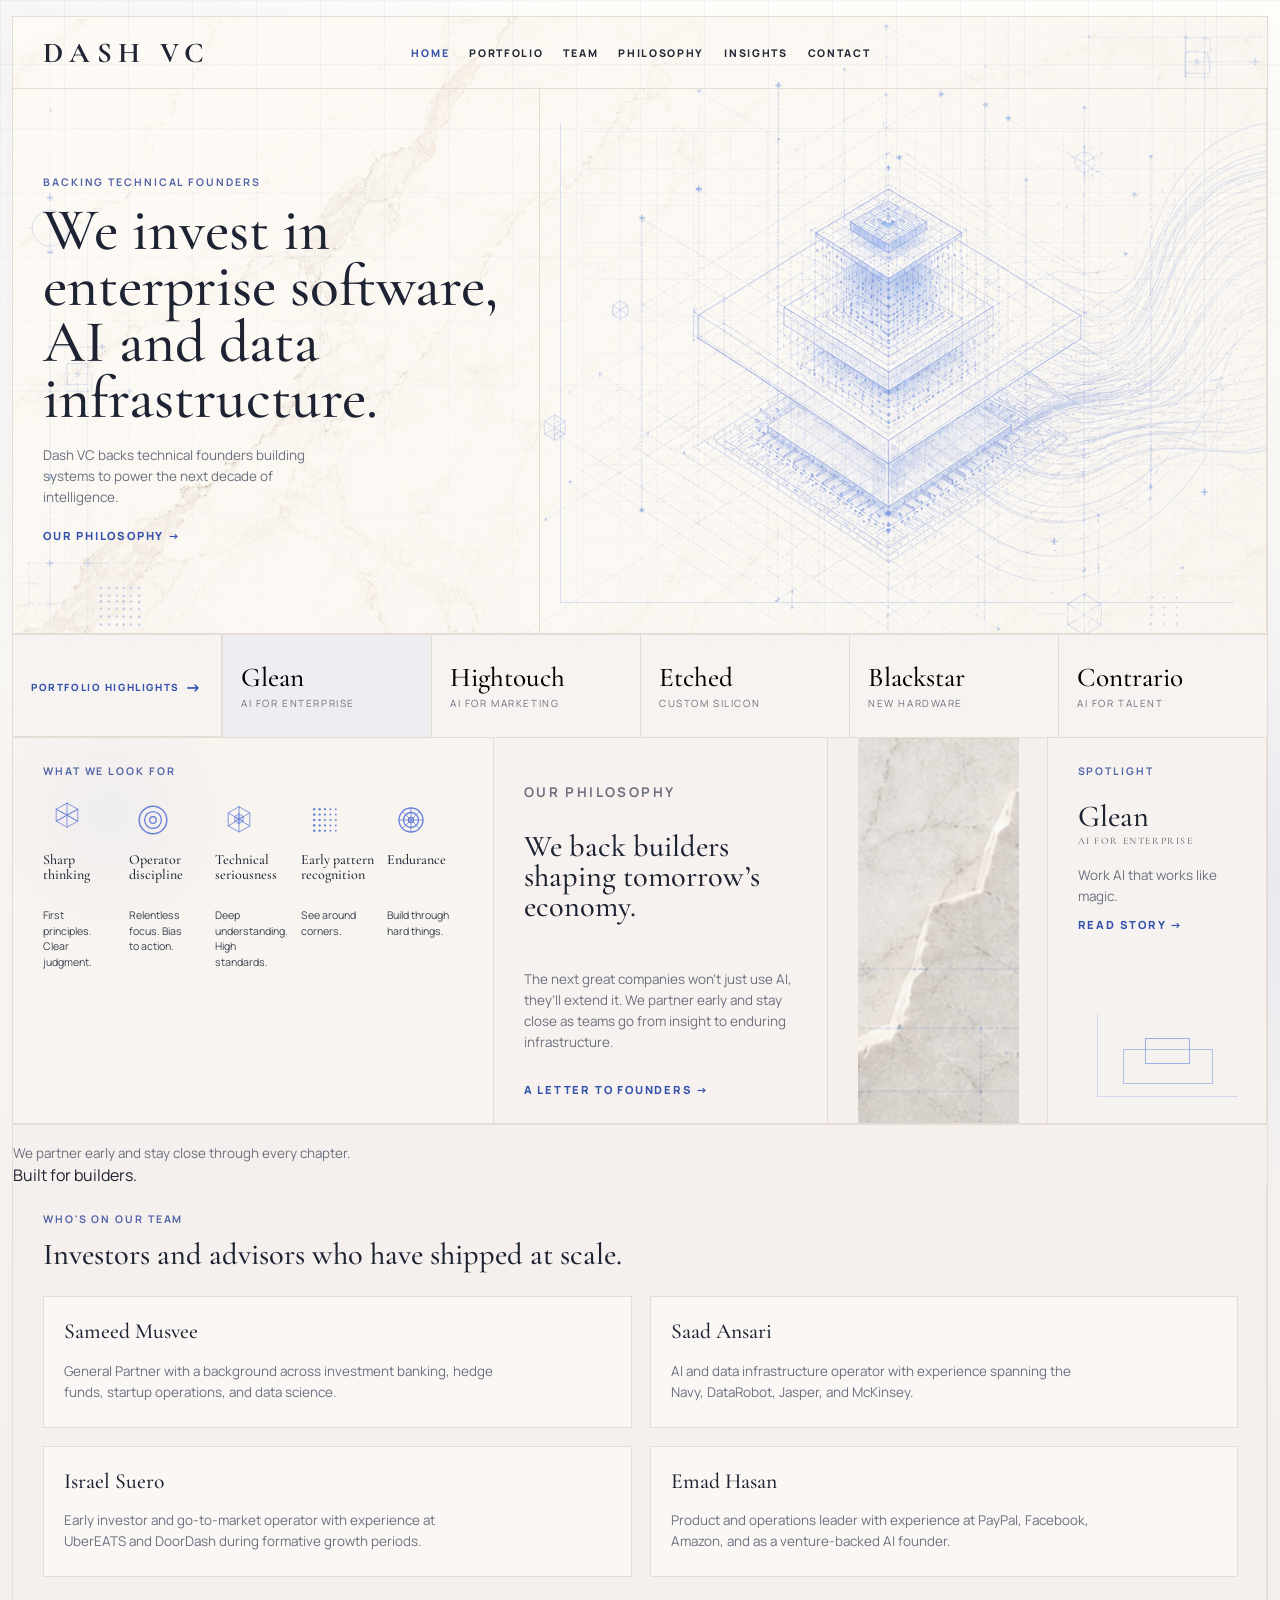
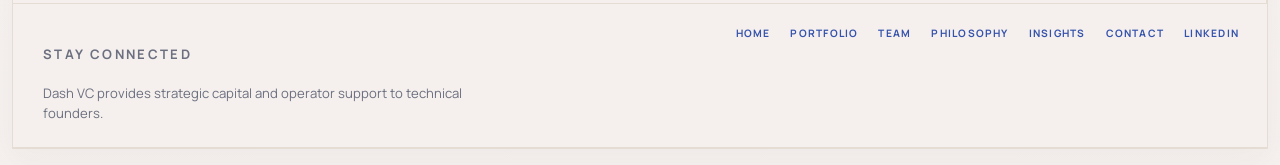
<file: index.html>
<!DOCTYPE html>
<html lang="en">
  <head>
    <meta charset="UTF-8" />
    <meta name="viewport" content="width=device-width, initial-scale=1.0" />
    <title>Dash VC</title>
    <meta
      name="description"
      content="Dash VC backs technical founders building in AI, enterprise software, and data infrastructure."
    />
    <link rel="preconnect" href="https://fonts.googleapis.com" />
    <link rel="preconnect" href="https://fonts.gstatic.com" crossorigin />
    <link
      href="https://fonts.googleapis.com/css2?family=Cormorant+Garamond:wght@400;500;600;700&family=Manrope:wght@400;500;600;700;800&display=swap"
      rel="stylesheet"
    />
    <link rel="stylesheet" href="./styles.css" />
  </head>
  <body>
    <div class="page-shell">
      <main id="top">
        <section class="top-stage">
          <header class="site-header">
            <a class="brand" href="./index.html">DASH VC</a>
          <button class="menu-toggle" type="button" aria-expanded="false" aria-label="Open menu">
            <span></span>
            <span></span>
          </button>
          <nav class="site-nav">
            <a aria-current="page" href="./index.html">Home</a>
            <a href="./portfolio.html">Portfolio</a>
            <a href="./team.html">Team</a>
            <a href="./philosophy.html">Philosophy</a>
            <a href="./insights.html">Insights</a>
            <a href="./contact.html">Contact</a>
          </nav>
          </header>

          <section class="hero">
            <div class="hero-copy">
              <p class="eyebrow">Backing technical founders</p>
              <h1>We invest in enterprise software, AI and data infrastructure.</h1>
              <p class="hero-text">
                Dash VC backs technical founders building systems to power the next decade
                of intelligence.
              </p>
              <div class="hero-actions">
                <a class="text-link" href="./philosophy.html">Our philosophy</a>
              </div>
            </div>

            <div class="hero-visual" aria-hidden="true">
              <div class="blueprint-card">
                <div class="blueprint-grid"></div>
              </div>
            </div>
          </section>
        </section>

        <section class="portfolio-strip" id="portfolio">
          <a class="strip-label strip-link" href="./portfolio.html">
            <span>Portfolio highlights</span>
          </a>
          <button class="portfolio-pill is-active" type="button" data-company="glean">
            <strong>Glean</strong>
            <span>AI for enterprise</span>
          </button>
          <button class="portfolio-pill" type="button" data-company="hightouch">
            <strong>Hightouch</strong>
            <span>AI for marketing</span>
          </button>
          <button class="portfolio-pill" type="button" data-company="etched">
            <strong>Etched</strong>
            <span>Custom silicon</span>
          </button>
          <button class="portfolio-pill" type="button" data-company="blackstar">
            <strong>Blackstar</strong>
            <span>New hardware</span>
          </button>
          <button class="portfolio-pill" type="button" data-company="contrario">
            <strong>Contrario</strong>
            <span>AI for talent</span>
          </button>
        </section>

        <section class="grid-section" id="about">
          <article class="panel values-panel">
            <p class="eyebrow">What we look for</p>
            <div class="value-grid">
              <div class="value-item">
                <span class="value-icon" aria-hidden="true">
                  <svg class="value-icon-svg sharp-icon" viewBox="0 0 80 80" fill="none">
                    <g class="icon-sharp-frame">
                      <path d="M40 12 58 22v20L40 52 22 42V22L40 12Z" />
                      <path d="M22 22 58 42" />
                      <path d="M58 22 22 42" />
                      <path d="M40 12V52" />
                      <path d="M22 22 40 32l18-10" />
                      <path d="M22 42 40 32l18 10" />
                    </g>
                  </svg>
                </span>
                <h2>Sharp thinking</h2>
                <p>First principles. Clear judgment.</p>
              </div>
              <div class="value-item">
                <span class="value-icon" aria-hidden="true">
                  <svg class="value-icon-svg operator-icon" viewBox="0 0 80 80" fill="none">
                    <circle class="icon-operator-outer" cx="40" cy="40" r="23" />
                    <circle class="icon-operator-middle" cx="40" cy="40" r="14" />
                    <circle class="icon-operator-core" cx="40" cy="40" r="5.5" />
                  </svg>
                </span>
                <h2>Operator discipline</h2>
                <p>Relentless focus. Bias to action.</p>
              </div>
              <div class="value-item">
                <span class="value-icon" aria-hidden="true">
                  <svg class="value-icon-svg technical-icon" viewBox="0 0 80 80" fill="none">
                    <g class="icon-technical-outer">
                      <path d="M40 18 58 28v22L40 60 22 50V28L40 18Z" />
                      <path d="M40 18v21" />
                      <path d="M22 28 40 39l18-11" />
                      <path d="M40 39v21" />
                      <path d="M22 50 40 39l18 11" />
                    </g>
                    <g class="icon-technical-inner">
                      <path d="M40 30 47 34v8L40 46 33 42V34l7-4Z" />
                      <path d="M40 30v8" />
                      <path d="M33 34 40 38l7-4" />
                      <path d="M40 38v8" />
                      <path d="M33 42 40 38l7 4" />
                    </g>
                  </svg>
                </span>
                <h2>Technical seriousness</h2>
                <p>Deep understanding. High standards.</p>
              </div>
              <div class="value-item">
                <span class="value-icon" aria-hidden="true">
                  <svg class="value-icon-svg pattern-icon" viewBox="0 0 80 80" fill="none">
                    <g class="icon-pattern-grid">
                      <circle cx="22" cy="22" r="2.15" />
                      <circle cx="31" cy="22" r="2" />
                      <circle cx="40" cy="22" r="1.85" />
                      <circle cx="49" cy="22" r="1.7" />
                      <circle cx="58" cy="22" r="1.55" />
                      <circle cx="22" cy="31" r="2.15" />
                      <circle cx="31" cy="31" r="2" />
                      <circle cx="40" cy="31" r="1.85" />
                      <circle cx="49" cy="31" r="1.7" />
                      <circle cx="58" cy="31" r="1.55" />
                      <circle cx="22" cy="40" r="2.15" />
                      <circle cx="31" cy="40" r="2" />
                      <circle cx="40" cy="40" r="1.85" />
                      <circle cx="49" cy="40" r="1.7" />
                      <circle cx="58" cy="40" r="1.55" />
                      <circle cx="22" cy="49" r="2.15" />
                      <circle cx="31" cy="49" r="2" />
                      <circle cx="40" cy="49" r="1.85" />
                      <circle cx="49" cy="49" r="1.7" />
                      <circle cx="58" cy="49" r="1.55" />
                      <circle cx="22" cy="58" r="2.15" />
                      <circle cx="31" cy="58" r="2" />
                      <circle cx="40" cy="58" r="1.85" />
                      <circle cx="49" cy="58" r="1.7" />
                      <circle cx="58" cy="58" r="1.55" />
                    </g>
                  </svg>
                </span>
                <h2>Early pattern recognition</h2>
                <p>See around corners.</p>
              </div>
              <div class="value-item">
                <span class="value-icon" aria-hidden="true">
                  <svg class="value-icon-svg endurance-icon" viewBox="0 0 80 80" fill="none">
                    <circle class="icon-endurance-outer" cx="40" cy="40" r="20" />
                    <circle class="icon-endurance-middle" cx="40" cy="40" r="12.5" />
                    <circle class="icon-endurance-core" cx="40" cy="40" r="4.25" />
                    <g class="icon-endurance-axes">
                      <path d="M40 20V60" />
                      <path d="M20 40H60" />
                      <path d="M25.86 25.86 54.14 54.14" />
                      <path d="M54.14 25.86 25.86 54.14" />
                    </g>
                  </svg>
                </span>
                <h2>Endurance</h2>
                <p>Build through hard things.</p>
              </div>
            </div>
          </article>

          <article class="panel philosophy-panel" id="philosophy">
            <p class="eyebrow">Our philosophy</p>
            <h2>We back builders shaping tomorrow’s economy.</h2>
            <p>
              The next great companies won’t just use AI, they’ll extend it. We partner
              early and stay close as teams go from insight to enduring infrastructure.
            </p>
            <a class="text-link" href="./philosophy.html">A letter to founders</a>
          </article>

          <article class="panel texture-panel" aria-hidden="true">
            <img class="stone-image" src="./stone screenshot.png" alt="" />
          </article>

          <article class="panel spotlight-panel">
            <p class="eyebrow">Spotlight</p>
            <div class="spotlight-copy" data-spotlight>
              <h2>Glean</h2>
              <h3>AI for enterprise</h3>
              <p>Work AI that works like magic.</p>
            </div>
            <a class="text-link" href="./portfolio.html">Read story</a>
            <div class="spotlight-graphic" aria-hidden="true">
              <div class="mini-diagram"></div>
            </div>
          </article>
        </section>

        <section class="split-band">
          <div class="band-copy">
            <p>We partner early and stay close through every chapter.</p>
          </div>
          <div class="band-companies">
            <a class="builder-link" href="./contact.html">Built for builders.</a>
          </div>
        </section>

        <section class="team-section" id="team">
          <div class="section-heading">
            <p class="eyebrow">Who's on our team</p>
            <h2>Investors and advisors who have shipped at scale.</h2>
          </div>
          <div class="team-grid">
            <article class="team-card">
              <h3>Sameed Musvee</h3>
              <p>
                General Partner with a background across investment banking, hedge funds,
                startup operations, and data science.
              </p>
            </article>
            <article class="team-card">
              <h3>Saad Ansari</h3>
              <p>
                AI and data infrastructure operator with experience spanning the Navy,
                DataRobot, Jasper, and McKinsey.
              </p>
            </article>
            <article class="team-card">
              <h3>Israel Suero</h3>
              <p>
                Early investor and go-to-market operator with experience at UberEATS and
                DoorDash during formative growth periods.
              </p>
            </article>
            <article class="team-card">
              <h3>Emad Hasan</h3>
              <p>
                Product and operations leader with experience at PayPal, Facebook, Amazon,
                and as a venture-backed AI founder.
              </p>
            </article>
          </div>
        </section>
      </main>

      <footer class="site-footer" id="contact">
        <div>
          <p class="eyebrow">Stay connected</p>
          <p>
            Dash VC provides strategic capital and operator support to technical founders.
          </p>
        </div>
        <div class="footer-links">
          <a href="./index.html">Home</a>
          <a href="./portfolio.html">Portfolio</a>
          <a href="./team.html">Team</a>
          <a href="./philosophy.html">Philosophy</a>
          <a href="./insights.html">Insights</a>
          <a href="./contact.html">Contact</a>
          <a href="https://www.linkedin.com/company/dash-vc/" target="_blank" rel="noreferrer">
            LinkedIn
          </a>
        </div>
      </footer>
    </div>

    <script src="./app.js"></script>
  </body>
</html>
</file>
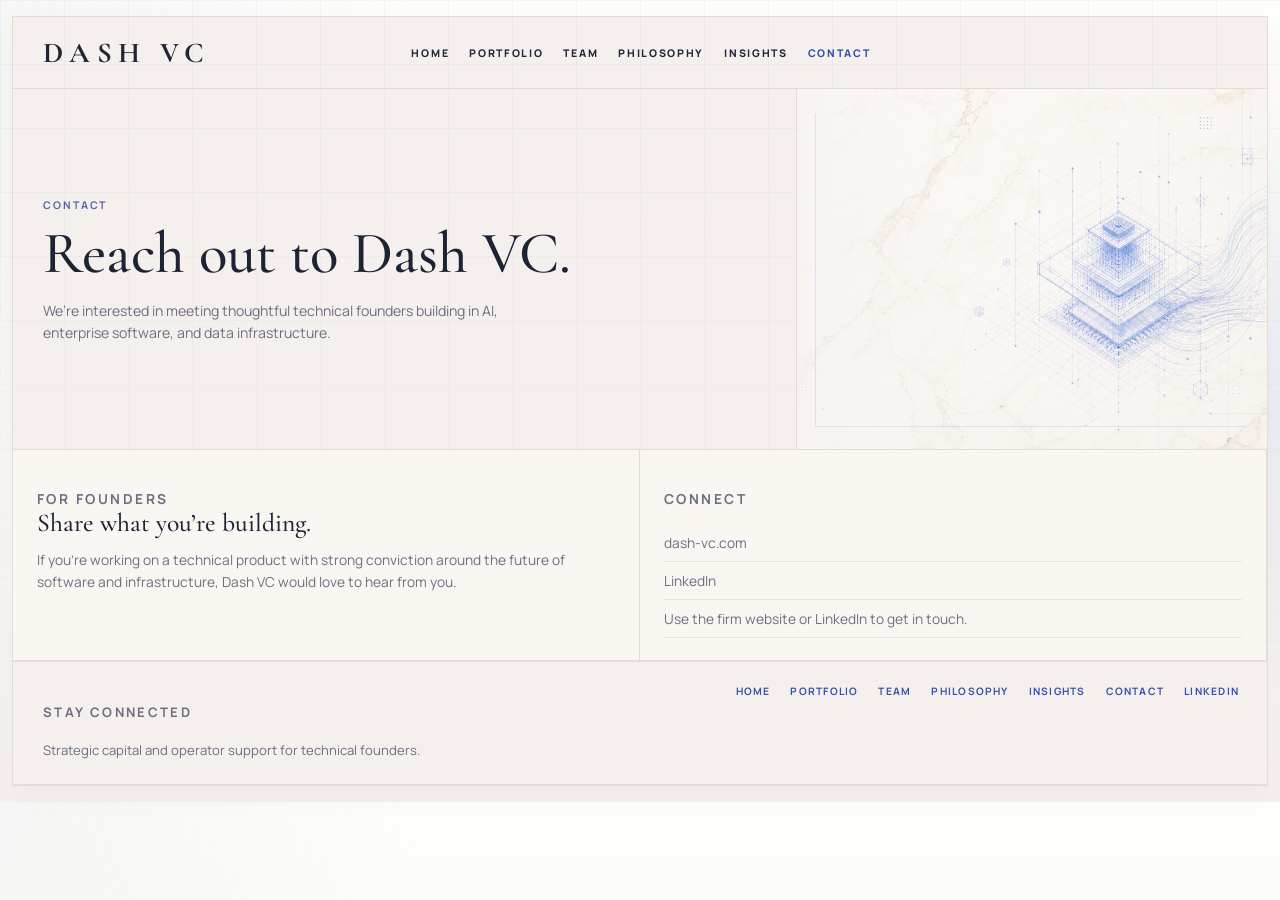
<file: contact.html>
<!DOCTYPE html>
<html lang="en">
  <head>
    <meta charset="UTF-8" />
    <meta name="viewport" content="width=device-width, initial-scale=1.0" />
    <title>Contact | Dash VC</title>
    <meta
      name="description"
      content="Get in touch with Dash VC."
    />
    <link rel="preconnect" href="https://fonts.googleapis.com" />
    <link rel="preconnect" href="https://fonts.gstatic.com" crossorigin />
    <link
      href="https://fonts.googleapis.com/css2?family=Cormorant+Garamond:wght@400;500;600;700&family=Manrope:wght@400;500;600;700;800&display=swap"
      rel="stylesheet"
    />
    <link rel="stylesheet" href="./styles.css" />
  </head>
  <body class="subpage-body">
    <div class="page-shell">
      <header class="site-header">
        <a class="brand" href="./index.html">DASH VC</a>
        <button class="menu-toggle" type="button" aria-expanded="false" aria-label="Open menu">
          <span></span>
          <span></span>
        </button>
        <nav class="site-nav">
          <a href="./index.html">Home</a>
          <a href="./portfolio.html">Portfolio</a>
          <a href="./team.html">Team</a>
          <a href="./philosophy.html">Philosophy</a>
          <a href="./insights.html">Insights</a>
          <a aria-current="page" href="./contact.html">Contact</a>
        </nav>
      </header>

      <main>
        <section class="subpage-hero subpage-hero--contact">
          <div class="subpage-hero-copy">
            <p class="eyebrow">Contact</p>
            <h1>Reach out to Dash VC.</h1>
            <p class="lead">
              We’re interested in meeting thoughtful technical founders building in AI,
              enterprise software, and data infrastructure.
            </p>
          </div>
          <div class="subpage-hero-visual" aria-hidden="true">
            <div class="subpage-blueprint-card"></div>
          </div>
        </section>

        <section class="content-grid two-up">
          <article class="content-panel">
            <p class="eyebrow">For founders</p>
            <h2>Share what you’re building.</h2>
            <p>
              If you’re working on a technical product with strong conviction around the
              future of software and infrastructure, Dash VC would love to hear from you.
            </p>
          </article>
          <article class="content-panel">
            <p class="eyebrow">Connect</p>
            <ul class="plain-list">
              <li><a href="https://dash-vc.com/" target="_blank" rel="noreferrer">dash-vc.com</a></li>
              <li><a href="https://www.linkedin.com/company/dash-vc/" target="_blank" rel="noreferrer">LinkedIn</a></li>
              <li>Use the firm website or LinkedIn to get in touch.</li>
            </ul>
          </article>
        </section>
      </main>

      <footer class="site-footer">
        <div>
          <p class="eyebrow">Stay connected</p>
          <p>Strategic capital and operator support for technical founders.</p>
        </div>
        <div class="footer-links">
          <a href="./index.html">Home</a>
          <a href="./portfolio.html">Portfolio</a>
          <a href="./team.html">Team</a>
          <a href="./philosophy.html">Philosophy</a>
          <a href="./insights.html">Insights</a>
          <a href="./contact.html">Contact</a>
          <a href="https://www.linkedin.com/company/dash-vc/" target="_blank" rel="noreferrer">
            LinkedIn
          </a>
        </div>
      </footer>
    </div>
    <script src="./app.js"></script>
  </body>
</html>
</file>
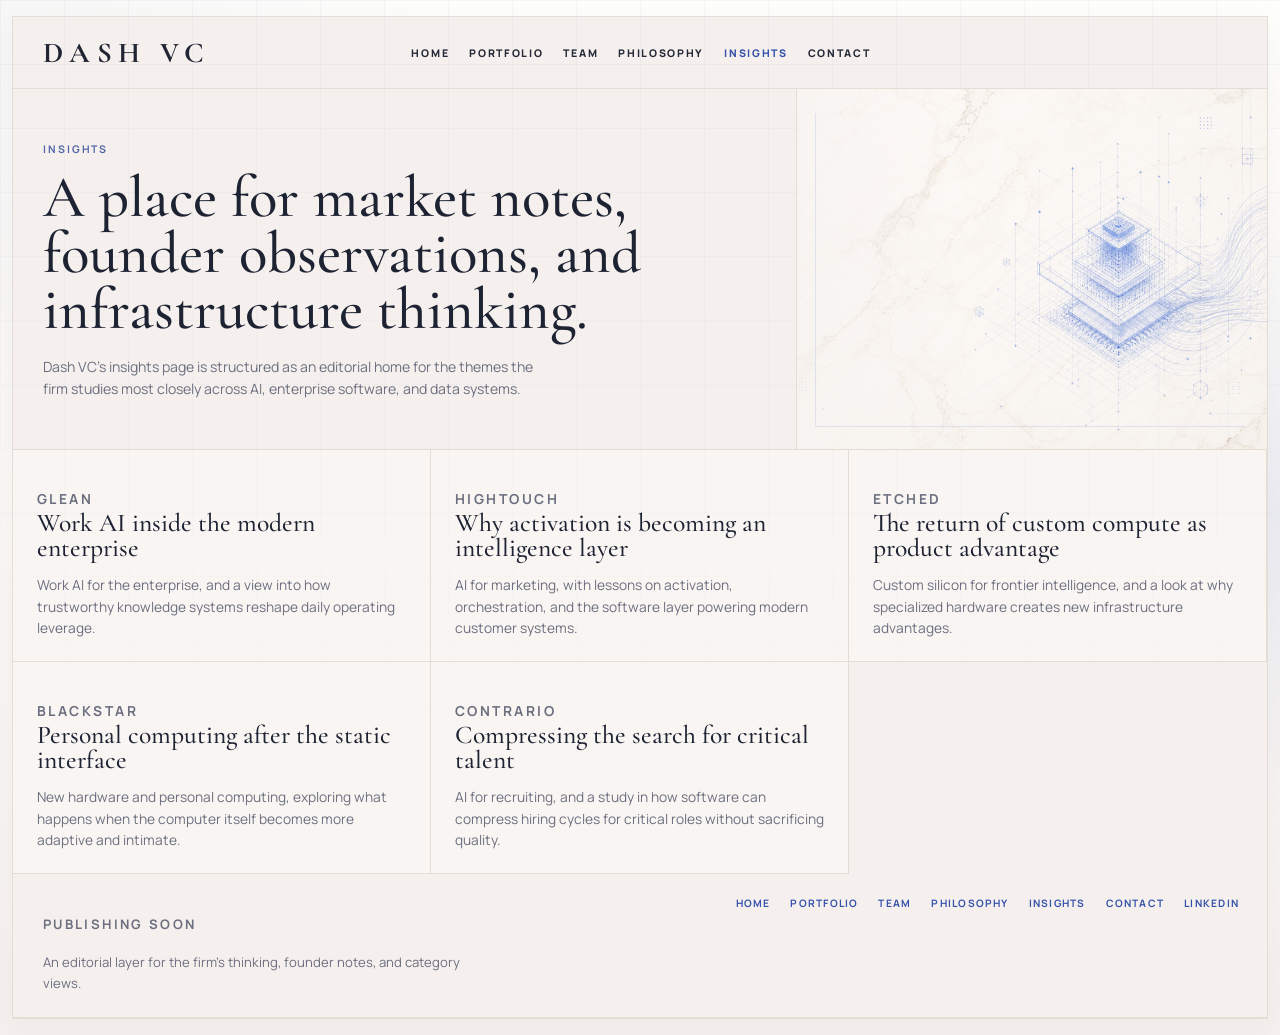
<file: insights.html>
<!DOCTYPE html>
<html lang="en">
  <head>
    <meta charset="UTF-8" />
    <meta name="viewport" content="width=device-width, initial-scale=1.0" />
    <title>Insights | Dash VC</title>
    <meta
      name="description"
      content="Insights, notes, and essays from Dash VC."
    />
    <link rel="preconnect" href="https://fonts.googleapis.com" />
    <link rel="preconnect" href="https://fonts.gstatic.com" crossorigin />
    <link
      href="https://fonts.googleapis.com/css2?family=Cormorant+Garamond:wght@400;500;600;700&family=Manrope:wght@400;500;600;700;800&display=swap"
      rel="stylesheet"
    />
    <link rel="stylesheet" href="./styles.css" />
  </head>
  <body class="subpage-body">
    <div class="page-shell">
      <header class="site-header">
        <a class="brand" href="./index.html">DASH VC</a>
        <button class="menu-toggle" type="button" aria-expanded="false" aria-label="Open menu">
          <span></span>
          <span></span>
        </button>
        <nav class="site-nav">
          <a href="./index.html">Home</a>
          <a href="./portfolio.html">Portfolio</a>
          <a href="./team.html">Team</a>
          <a href="./philosophy.html">Philosophy</a>
          <a aria-current="page" href="./insights.html">Insights</a>
          <a href="./contact.html">Contact</a>
        </nav>
      </header>

      <main>
        <section class="subpage-hero subpage-hero--insights">
          <div class="subpage-hero-copy">
            <p class="eyebrow">Insights</p>
            <h1>A place for market notes, founder observations, and infrastructure thinking.</h1>
            <p class="lead">
              Dash VC’s insights page is structured as an editorial home for the themes the
              firm studies most closely across AI, enterprise software, and data systems.
            </p>
          </div>
          <div class="subpage-hero-visual" aria-hidden="true">
            <div class="subpage-blueprint-card"></div>
          </div>
        </section>

        <section class="insight-grid">
          <article class="insight-card">
            <p class="eyebrow">Glean</p>
            <h2>Work AI inside the modern enterprise</h2>
            <p>
              Work AI for the enterprise, and a view into how trustworthy knowledge systems
              reshape daily operating leverage.
            </p>
          </article>
          <article class="insight-card">
            <p class="eyebrow">Hightouch</p>
            <h2>Why activation is becoming an intelligence layer</h2>
            <p>
              AI for marketing, with lessons on activation, orchestration, and the software
              layer powering modern customer systems.
            </p>
          </article>
          <article class="insight-card">
            <p class="eyebrow">Etched</p>
            <h2>The return of custom compute as product advantage</h2>
            <p>
              Custom silicon for frontier intelligence, and a look at why specialized
              hardware creates new infrastructure advantages.
            </p>
          </article>
          <article class="insight-card">
            <p class="eyebrow">Blackstar</p>
            <h2>Personal computing after the static interface</h2>
            <p>
              New hardware and personal computing, exploring what happens when the computer
              itself becomes more adaptive and intimate.
            </p>
          </article>
          <article class="insight-card">
            <p class="eyebrow">Contrario</p>
            <h2>Compressing the search for critical talent</h2>
            <p>
              AI for recruiting, and a study in how software can compress hiring cycles for
              critical roles without sacrificing quality.
            </p>
          </article>
        </section>
      </main>

      <footer class="site-footer">
        <div>
          <p class="eyebrow">Publishing soon</p>
          <p>An editorial layer for the firm’s thinking, founder notes, and category views.</p>
        </div>
        <div class="footer-links">
          <a href="./index.html">Home</a>
          <a href="./portfolio.html">Portfolio</a>
          <a href="./team.html">Team</a>
          <a href="./philosophy.html">Philosophy</a>
          <a href="./insights.html">Insights</a>
          <a href="./contact.html">Contact</a>
          <a href="https://www.linkedin.com/company/dash-vc/" target="_blank" rel="noreferrer">
            LinkedIn
          </a>
        </div>
      </footer>
    </div>
    <script src="./app.js"></script>
  </body>
</html>
</file>
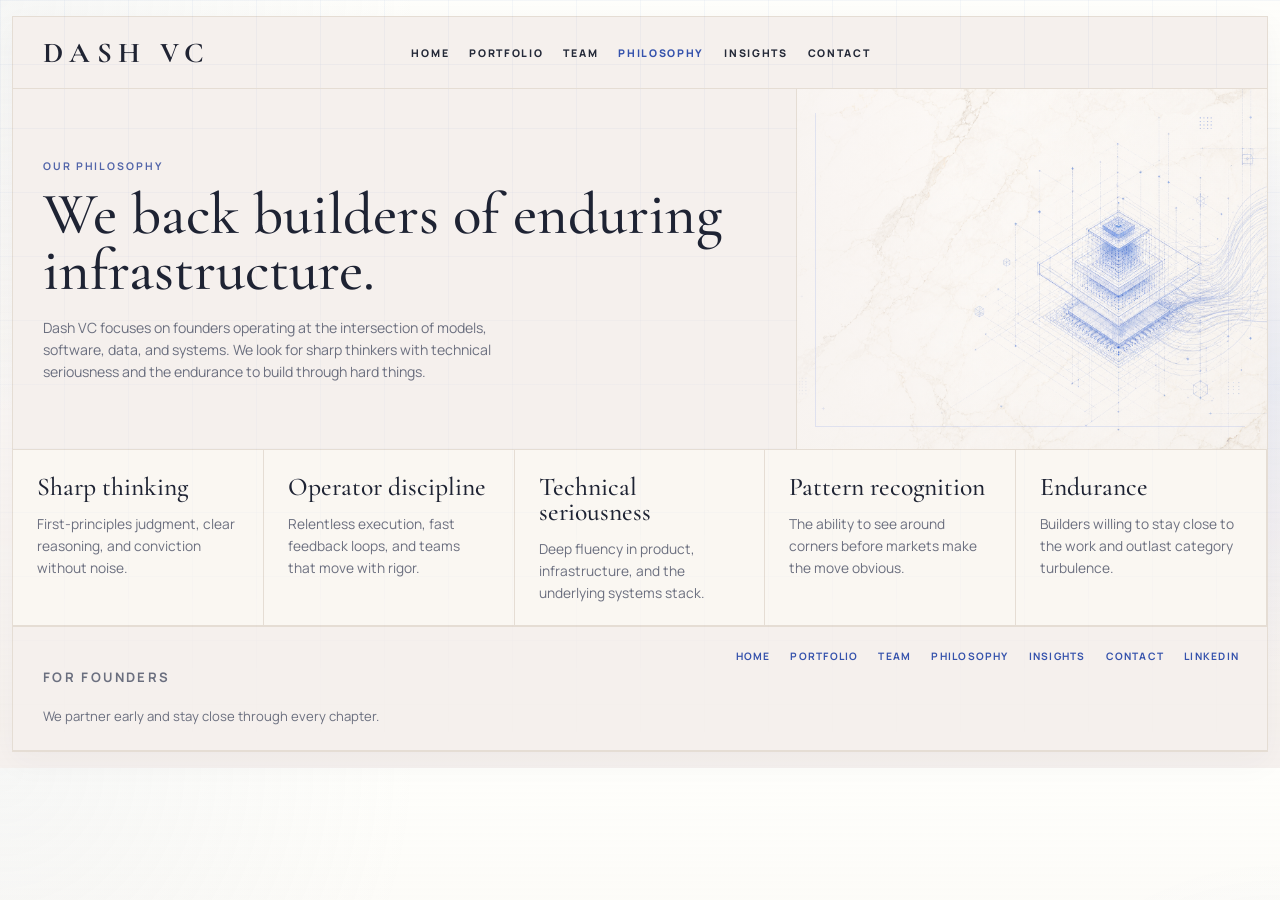
<file: philosophy.html>
<!DOCTYPE html>
<html lang="en">
  <head>
    <meta charset="UTF-8" />
    <meta name="viewport" content="width=device-width, initial-scale=1.0" />
    <title>Philosophy | Dash VC</title>
    <meta
      name="description"
      content="Read the Dash VC investment philosophy and what the firm looks for in technical founders."
    />
    <link rel="preconnect" href="https://fonts.googleapis.com" />
    <link rel="preconnect" href="https://fonts.gstatic.com" crossorigin />
    <link
      href="https://fonts.googleapis.com/css2?family=Cormorant+Garamond:wght@400;500;600;700&family=Manrope:wght@400;500;600;700;800&display=swap"
      rel="stylesheet"
    />
    <link rel="stylesheet" href="./styles.css" />
  </head>
  <body class="subpage-body">
    <div class="page-shell">
      <header class="site-header">
        <a class="brand" href="./index.html">DASH VC</a>
        <button class="menu-toggle" type="button" aria-expanded="false" aria-label="Open menu">
          <span></span>
          <span></span>
        </button>
        <nav class="site-nav">
          <a href="./index.html">Home</a>
          <a href="./portfolio.html">Portfolio</a>
          <a href="./team.html">Team</a>
          <a aria-current="page" href="./philosophy.html">Philosophy</a>
          <a href="./insights.html">Insights</a>
          <a href="./contact.html">Contact</a>
        </nav>
      </header>

      <main>
        <section class="subpage-hero subpage-hero--philosophy">
          <div class="subpage-hero-copy">
            <p class="eyebrow">Our philosophy</p>
            <h1>We back builders of enduring infrastructure.</h1>
            <p class="lead">
              Dash VC focuses on founders operating at the intersection of models, software,
              data, and systems. We look for sharp thinkers with technical seriousness and the
              endurance to build through hard things.
            </p>
          </div>
          <div class="subpage-hero-visual" aria-hidden="true">
            <div class="subpage-blueprint-card"></div>
          </div>
        </section>

        <section class="content-grid philosophy-grid">
          <article class="content-panel">
            <h2>Sharp thinking</h2>
            <p>First-principles judgment, clear reasoning, and conviction without noise.</p>
          </article>
          <article class="content-panel">
            <h2>Operator discipline</h2>
            <p>Relentless execution, fast feedback loops, and teams that move with rigor.</p>
          </article>
          <article class="content-panel">
            <h2>Technical seriousness</h2>
            <p>Deep fluency in product, infrastructure, and the underlying systems stack.</p>
          </article>
          <article class="content-panel">
            <h2>Pattern recognition</h2>
            <p>The ability to see around corners before markets make the move obvious.</p>
          </article>
          <article class="content-panel">
            <h2>Endurance</h2>
            <p>Builders willing to stay close to the work and outlast category turbulence.</p>
          </article>
        </section>
      </main>

      <footer class="site-footer">
        <div>
          <p class="eyebrow">For founders</p>
          <p>We partner early and stay close through every chapter.</p>
        </div>
        <div class="footer-links">
          <a href="./index.html">Home</a>
          <a href="./portfolio.html">Portfolio</a>
          <a href="./team.html">Team</a>
          <a href="./philosophy.html">Philosophy</a>
          <a href="./insights.html">Insights</a>
          <a href="./contact.html">Contact</a>
          <a href="https://www.linkedin.com/company/dash-vc/" target="_blank" rel="noreferrer">
            LinkedIn
          </a>
        </div>
      </footer>
    </div>
    <script src="./app.js"></script>
  </body>
</html>
</file>
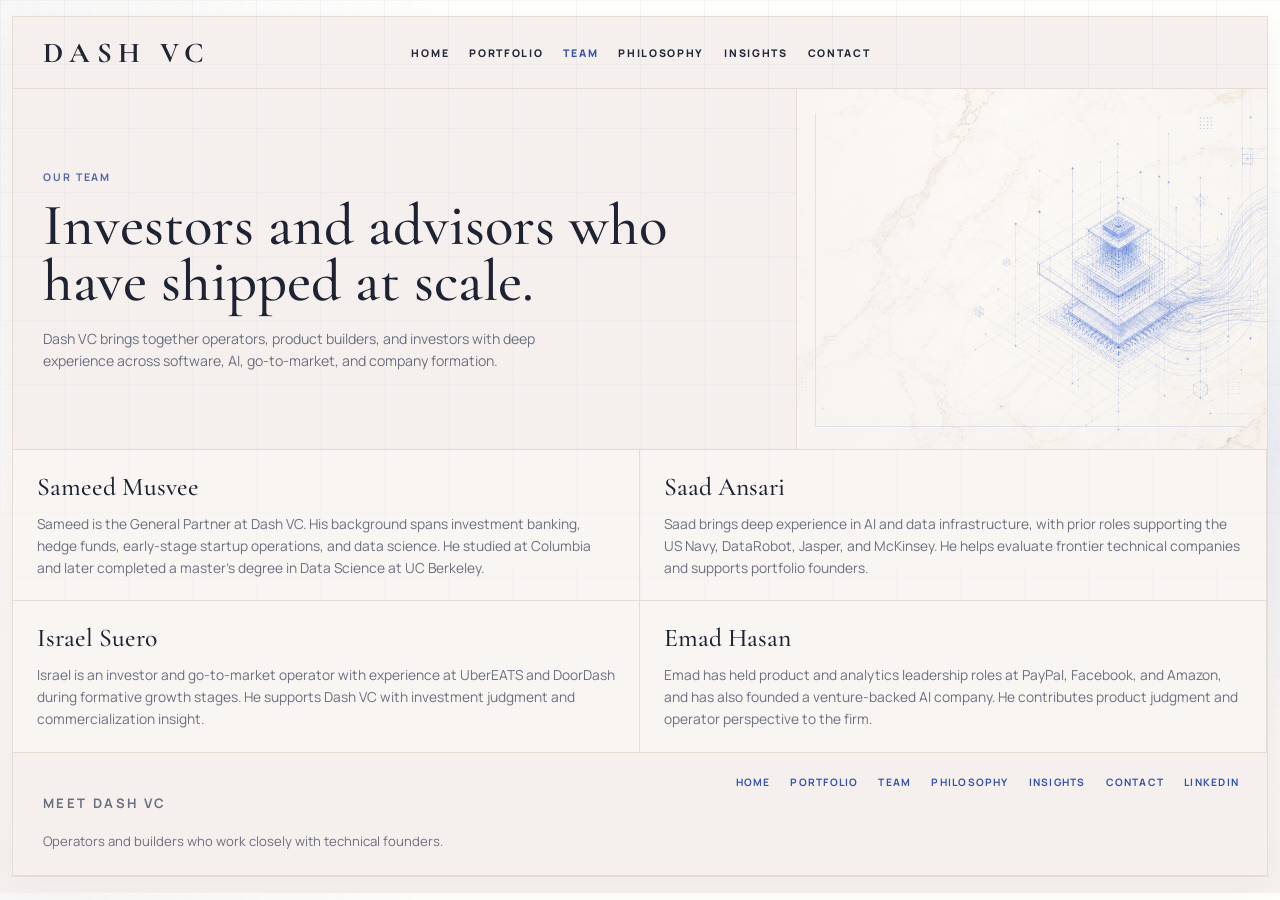
<file: team.html>
<!DOCTYPE html>
<html lang="en">
  <head>
    <meta charset="UTF-8" />
    <meta name="viewport" content="width=device-width, initial-scale=1.0" />
    <title>Team | Dash VC</title>
    <meta
      name="description"
      content="Meet the Dash VC investors and advisors."
    />
    <link rel="preconnect" href="https://fonts.googleapis.com" />
    <link rel="preconnect" href="https://fonts.gstatic.com" crossorigin />
    <link
      href="https://fonts.googleapis.com/css2?family=Cormorant+Garamond:wght@400;500;600;700&family=Manrope:wght@400;500;600;700;800&display=swap"
      rel="stylesheet"
    />
    <link rel="stylesheet" href="./styles.css" />
  </head>
  <body class="subpage-body">
    <div class="page-shell">
      <header class="site-header">
        <a class="brand" href="./index.html">DASH VC</a>
        <button class="menu-toggle" type="button" aria-expanded="false" aria-label="Open menu">
          <span></span>
          <span></span>
        </button>
        <nav class="site-nav">
          <a href="./index.html">Home</a>
          <a href="./portfolio.html">Portfolio</a>
          <a aria-current="page" href="./team.html">Team</a>
          <a href="./philosophy.html">Philosophy</a>
          <a href="./insights.html">Insights</a>
          <a href="./contact.html">Contact</a>
        </nav>
      </header>

      <main>
        <section class="subpage-hero subpage-hero--team">
          <div class="subpage-hero-copy">
            <p class="eyebrow">Our team</p>
            <h1>Investors and advisors who have shipped at scale.</h1>
            <p class="lead">
              Dash VC brings together operators, product builders, and investors with deep
              experience across software, AI, go-to-market, and company formation.
            </p>
          </div>
          <div class="subpage-hero-visual" aria-hidden="true">
            <div class="subpage-blueprint-card"></div>
          </div>
        </section>

        <section class="bio-grid">
          <article class="bio-card">
            <h2>Sameed Musvee</h2>
            <p>
              Sameed is the General Partner at Dash VC. His background spans investment
              banking, hedge funds, early-stage startup operations, and data science.
              He studied at Columbia and later completed a master's degree in Data
              Science at UC Berkeley.
            </p>
          </article>
          <article class="bio-card">
            <h2>Saad Ansari</h2>
            <p>
              Saad brings deep experience in AI and data infrastructure, with prior roles
              supporting the US Navy, DataRobot, Jasper, and McKinsey. He helps evaluate
              frontier technical companies and supports portfolio founders.
            </p>
          </article>
          <article class="bio-card">
            <h2>Israel Suero</h2>
            <p>
              Israel is an investor and go-to-market operator with experience at UberEATS
              and DoorDash during formative growth stages. He supports Dash VC with
              investment judgment and commercialization insight.
            </p>
          </article>
          <article class="bio-card">
            <h2>Emad Hasan</h2>
            <p>
              Emad has held product and analytics leadership roles at PayPal, Facebook,
              and Amazon, and has also founded a venture-backed AI company. He contributes
              product judgment and operator perspective to the firm.
            </p>
          </article>
        </section>
      </main>

      <footer class="site-footer">
        <div>
          <p class="eyebrow">Meet Dash VC</p>
          <p>Operators and builders who work closely with technical founders.</p>
        </div>
        <div class="footer-links">
          <a href="./index.html">Home</a>
          <a href="./portfolio.html">Portfolio</a>
          <a href="./team.html">Team</a>
          <a href="./philosophy.html">Philosophy</a>
          <a href="./insights.html">Insights</a>
          <a href="./contact.html">Contact</a>
          <a href="https://www.linkedin.com/company/dash-vc/" target="_blank" rel="noreferrer">LinkedIn</a>
        </div>
      </footer>
    </div>
    <script src="./app.js"></script>
  </body>
</html>
</file>
<file: styles.css>
:root {
  --paper: #f5f0ed;
  --paper-deep: #ece4db;
  --ink: #1e2333;
  --muted: #6b6f7f;
  --line: rgba(45, 86, 184, 0.18);
  --line-strong: rgba(52, 94, 203, 0.52);
  --panel: rgba(255, 252, 247, 0.74);
  --border: #e5ddd4;
  --shadow: 0 10px 30px rgba(52, 59, 89, 0.04);
}

* {
  box-sizing: border-box;
}

html {
  scroll-behavior: smooth;
}

body {
  margin: 0;
  color: var(--ink);
  background:
    radial-gradient(circle at top left, rgba(180, 186, 205, 0.1), transparent 28%),
    radial-gradient(circle at right center, rgba(72, 111, 222, 0.08), transparent 22%),
    linear-gradient(180deg, rgba(255, 255, 255, 0.52), rgba(245, 240, 237, 0.96)),
    #fdfcf6;
  font-family: "Manrope", sans-serif;
}

.subpage-body {
  background:
    radial-gradient(circle at top left, rgba(180, 186, 205, 0.1), transparent 28%),
    radial-gradient(circle at right center, rgba(72, 111, 222, 0.08), transparent 22%),
    linear-gradient(180deg, rgba(255, 255, 255, 0.52), rgba(245, 240, 237, 0.96)),
    #fdfcf6;
}

body::before {
  position: fixed;
  inset: 0;
  pointer-events: none;
  content: "";
  background-image:
    linear-gradient(var(--line) 1px, transparent 1px),
    linear-gradient(90deg, var(--line) 1px, transparent 1px);
  background-size: 64px 64px;
  mask-image: linear-gradient(180deg, rgba(0, 0, 0, 0.55), transparent 90%);
  opacity: 0.45;
}

a {
  color: inherit;
  text-decoration: none;
}

button {
  font: inherit;
}

.page-shell {
  width: min(1440px, calc(100% - 32px));
  margin: 16px auto;
  border: 1px solid var(--border);
  background: #f5f0ed;
  box-shadow: var(--shadow);
}

.top-stage {
  background:
    linear-gradient(rgba(255, 251, 245, 0.42), rgba(255, 251, 245, 0.42)),
    url("./hero image 7.png");
  background-size: cover;
  background-position: 62% 50%;
  background-repeat: no-repeat;
}

.site-header,
.hero,
.portfolio-strip,
.grid-section,
.team-section,
.site-footer {
  position: relative;
}

.site-header {
  display: grid;
  grid-template-columns: 1fr auto 1fr;
  align-items: center;
  gap: 24px;
  min-height: 72px;
  padding: 0 34px 0 36px;
  border-bottom: 1px solid var(--border);
  background: transparent;
}

.brand {
  justify-self: start;
  letter-spacing: 0.22em;
  font-family: "Cormorant Garamond", serif;
  font-size: 1.8rem;
  font-weight: 700;
  color: #202433;
}

.site-nav {
  display: flex;
  justify-content: center;
  gap: 26px;
  text-transform: uppercase;
  letter-spacing: 0.16em;
  font-size: 0.69rem;
  font-weight: 800;
}

.site-nav a,
.footer-links a,
.text-link {
  color: #3552ac;
}

.site-nav a {
  color: #242938;
}

.site-nav a[aria-current="page"] {
  color: #3552ac;
}

.menu-toggle {
  display: none;
  border: 0;
  background: transparent;
  padding: 0;
  flex-direction: column;
  gap: 6px;
}

.menu-toggle span {
  display: block;
  width: 28px;
  height: 1px;
  background: var(--ink);
}

.hero {
  display: grid;
  grid-template-columns: 42% 58%;
  min-height: 544px;
  background: transparent;
  border-bottom: 1px solid var(--border);
}

.hero > div,
.portfolio-strip > *,
.panel,
.team-section,
.site-footer {
  border-right: 1px solid var(--border);
  border-bottom: 1px solid var(--border);
}

.hero-copy {
  border-right: 1px solid var(--border);
  border-bottom: 0;
}

.hero-copy,
.hero-visual,
.panel,
.team-section,
.site-footer {
  padding: 26px 34px;
}

.hero-copy {
  display: flex;
  flex-direction: column;
  justify-content: center;
  padding: 26px 34px 30px 36px;
  width: 100%;
  max-width: none;
}

.hero-visual {
  padding: 0;
  border-right: 0;
  border-bottom: 0;
}

.eyebrow {
  margin: 0 0 14px;
  text-transform: uppercase;
  letter-spacing: 0.18em;
  font-size: 0.66rem;
  color: #5265a9;
  font-weight: 700;
}

h1,
h2,
h3 {
  margin: 0;
  font-family: "Cormorant Garamond", serif;
  font-weight: 500;
  line-height: 0.98;
}

h1 {
  max-width: 560px;
  font-size: clamp(2.8rem, 4.65vw, 4.45rem);
  line-height: 0.94;
}

.hero-text,
.philosophy-panel p,
.spotlight-copy p,
.band-copy p,
.team-card p,
.site-footer p,
.value-item p {
  margin: 18px 0 0;
  max-width: 54ch;
  color: var(--muted);
  line-height: 1.56;
  font-size: 0.84rem;
}

.hero-text {
  max-width: 38ch;
}

.hero-actions {
  display: flex;
  gap: 28px;
  margin-top: 20px;
  flex-wrap: wrap;
}

.text-link {
  text-transform: uppercase;
  letter-spacing: 0.16em;
  font-size: 0.7rem;
  font-weight: 800;
}

.text-link::after {
  content: " \2192";
}

.hero-visual {
  overflow: hidden;
  background: transparent;
  display: flex;
  align-items: center;
  justify-content: center;
}

.blueprint-card {
  position: relative;
  width: 100%;
  height: 100%;
  min-height: 544px;
  margin: 0;
}

.blueprint-card::before,
.mini-diagram::before,
.mini-diagram::after {
  position: absolute;
  content: "";
}

.blueprint-card::before {
  inset: 34px 32px 30px 20px;
  border-left: 1px solid rgba(65, 111, 223, 0.18);
  border-bottom: 1px solid rgba(65, 111, 223, 0.18);
}

.blueprint-grid {
  position: absolute;
  inset: 42px 26px 40px 42px;
  background-image:
    linear-gradient(rgba(65, 111, 223, 0.14) 1px, transparent 1px),
    linear-gradient(90deg, rgba(65, 111, 223, 0.14) 1px, transparent 1px);
  background-size: 37px 37px;
  opacity: 0.38;
  mask-image: linear-gradient(180deg, rgba(0, 0, 0, 0.9), rgba(0, 0, 0, 0.45));
}

.hero-blueprint-image {
  position: absolute;
  inset: 0;
  width: 100%;
  height: 100%;
}

.hero-blueprint-overlay {
  object-fit: contain;
  object-position: center;
  opacity: 0.9;
  mix-blend-mode: multiply;
  filter: saturate(0.92) brightness(1.03) contrast(0.97);
}

.portfolio-strip {
  display: grid;
  grid-template-columns: 1.1fr repeat(5, 1fr);
  border-left: 0;
}

.strip-label,
.portfolio-pill {
  min-height: 102px;
  padding: 14px 18px 12px;
  background: rgba(255, 253, 249, 0.22);
}

.strip-label {
  display: flex;
  align-items: center;
  min-width: 0;
  text-transform: uppercase;
  letter-spacing: 0.16em;
  font-size: 0.62rem;
  font-weight: 800;
}

.strip-link {
  justify-content: space-between;
  color: #3552ac;
}

.strip-link::after {
  content: "\2192";
  font-size: 1rem;
  line-height: 1;
}

.portfolio-pill {
  border: 0;
  border-left: 1px solid var(--border);
  text-align: left;
  cursor: pointer;
  display: flex;
  flex-direction: column;
  justify-content: center;
  transition: background 180ms ease, transform 180ms ease;
}

.portfolio-pill:hover,
.portfolio-pill.is-active {
  background: rgba(223, 232, 255, 0.3);
}

.portfolio-pill strong,
.spotlight-copy h2,
.team-card h3,
.value-item h2,
.band-copy h2,
.section-heading h2 {
  display: block;
  font-size: clamp(1.45rem, 2.1vw, 2.3rem);
  line-height: 1;
}

.portfolio-pill strong {
  font-family: "Cormorant Garamond", serif;
  font-weight: 500;
  font-size: 1.85rem;
  letter-spacing: 0;
}

.portfolio-pill span,
.spotlight-copy h3 {
  display: block;
  margin-top: 5px;
  text-transform: uppercase;
  letter-spacing: 0.16em;
  font-size: 0.62rem;
  color: var(--muted);
}

.grid-section {
  display: grid;
  grid-template-columns: 5fr 3fr 2fr 2fr;
  border-top: 1px solid var(--border);
  border-bottom: 1px solid var(--border);
  border-left: 0;
  min-height: 388px;
}

.values-panel {
  background:
    radial-gradient(circle at 20% 20%, rgba(89, 118, 207, 0.05), transparent 26%),
    rgba(255, 251, 246, 0.32);
  display: flex;
  flex-direction: column;
  justify-content: space-between;
  padding-right: 22px;
}

.value-grid {
  display: grid;
  grid-template-columns: repeat(5, minmax(0, 1fr));
  gap: 8px;
  margin-top: 4px;
  align-items: start;
  flex: 1 1 auto;
}

.values-tail {
  margin: 20px 0 0;
  max-width: 18ch;
  font-family: "Cormorant Garamond", serif;
  font-size: clamp(1.55rem, 1.95vw, 2rem);
  line-height: 0.98;
  color: #4968c7;
}

.value-item {
  display: grid;
  grid-template-rows: 52px 60px 1fr;
  align-items: start;
}

.value-item h2 {
  margin-top: 4px;
  font-family: "Cormorant Garamond", serif;
  font-size: 0.88rem;
  font-weight: 500;
  line-height: 1.1;
  align-self: start;
}

.value-icon {
  color: #5a71bc;
  display: inline-flex;
  width: 48px;
  height: 52px;
  align-items: flex-start;
  justify-content: center;
  align-self: start;
}

.value-item p {
  margin-top: 0;
  max-width: 10.5ch;
  font-size: 0.66rem;
  line-height: 1.48;
  color: #3b4050;
  align-self: start;
}

.value-icon-svg {
  width: 48px;
  height: 48px;
  display: block;
  stroke: #6a83d9;
  stroke-width: 1.35;
  stroke-linecap: round;
  stroke-linejoin: round;
  overflow: visible;
}

.operator-icon .icon-operator-outer {
  stroke-width: 1.5;
}

.sharp-icon .icon-sharp-core,
.technical-icon .icon-technical-outer,
.technical-icon .icon-technical-inner,
.operator-icon .icon-operator-outer,
.operator-icon .icon-operator-middle,
.operator-icon .icon-operator-core,
.endurance-icon .icon-endurance-axes,
.endurance-icon .icon-endurance-outer,
.endurance-icon .icon-endurance-middle,
.endurance-icon .icon-endurance-core {
  vector-effect: non-scaling-stroke;
}

.pattern-icon {
  fill: #6a83d9;
  stroke: none;
}

.icon-sharp-frame {
  animation: rotateSettle 2.2s cubic-bezier(0.16, 0.8, 0.2, 1) 1;
  transform-origin: center;
  transform-box: fill-box;
}

.icon-operator-outer {
  animation: rotateSettle 2.4s cubic-bezier(0.16, 0.8, 0.2, 1) 1;
  transform-origin: center;
  transform-box: fill-box;
}

.icon-operator-middle {
  animation: breatheMiddle 1.9s cubic-bezier(0.2, 0.72, 0.2, 1) 1;
  transform-origin: center;
  transform-box: fill-box;
}

.icon-operator-core {
  animation: enduranceSlingshot 1.9s cubic-bezier(0.16, 0.84, 0.18, 1) 1;
  transform-origin: center;
  transform-box: fill-box;
}

.icon-technical-inner {
  animation: cubePulse 2.1s cubic-bezier(0.2, 0.72, 0.2, 1) 1;
  transform-origin: center;
  transform-box: fill-box;
}

.icon-pattern-grid circle {
  animation: dotPulse 1.15s cubic-bezier(0.2, 0.72, 0.2, 1) 1;
}

.icon-pattern-grid circle:nth-child(5n + 1) { animation-delay: 0s; }
.icon-pattern-grid circle:nth-child(5n + 2) { animation-delay: 0.12s; }
.icon-pattern-grid circle:nth-child(5n + 3) { animation-delay: 0.24s; }
.icon-pattern-grid circle:nth-child(5n + 4) { animation-delay: 0.36s; }
.icon-pattern-grid circle:nth-child(5n) { animation-delay: 0.48s; }

.icon-endurance-outer {
  animation: rotateSettle 2.6s cubic-bezier(0.16, 0.8, 0.2, 1) 1;
  transform-origin: center;
  transform-box: fill-box;
}

.icon-endurance-axes {
  animation: rotateReverseSettle 2.4s cubic-bezier(0.16, 0.8, 0.2, 1) 1;
  transform-origin: center;
  transform-box: fill-box;
}

.icon-endurance-middle {
  animation: none;
  transform-origin: center;
  transform-box: fill-box;
}

.icon-endurance-core {
  animation: none;
  transform-origin: center;
  transform-box: fill-box;
}

.value-item:hover .icon-sharp-frame {
  animation: rotateSettleHover 1.25s cubic-bezier(0.16, 0.8, 0.2, 1) 1;
}

.value-item:hover .icon-operator-outer {
  animation: rotateSettleHover 1.5s cubic-bezier(0.16, 0.8, 0.2, 1) 1;
}

.value-item:hover .icon-operator-middle {
  animation: breatheMiddleHover 1.05s cubic-bezier(0.2, 0.72, 0.2, 1) 1;
}

.value-item:hover .icon-operator-core {
  animation: enduranceSlingshotHover 1.05s cubic-bezier(0.16, 0.84, 0.18, 1) 1;
}

.value-item:hover .icon-technical-inner {
  animation: cubePulseHover 1.2s cubic-bezier(0.2, 0.72, 0.2, 1) 1;
}

.value-item:hover .icon-pattern-grid circle {
  animation: dotWaveHover 0.85s cubic-bezier(0.2, 0.72, 0.2, 1) 1;
}

.value-item:hover .icon-endurance-outer {
  animation: rotateSettleHover 1.55s cubic-bezier(0.16, 0.8, 0.2, 1) 1;
}

.value-item:hover .icon-endurance-axes {
  animation: rotateReverseSettleHover 1.5s cubic-bezier(0.16, 0.8, 0.2, 1) 1;
}

.value-item:hover .icon-endurance-core {
  animation: none;
}

.value-item:hover .icon-endurance-middle {
  animation: none;
}

@keyframes rotateSettle {
  0% { transform: rotate(0deg); }
  82% { transform: rotate(336deg); }
  100% { transform: rotate(360deg); }
}

@keyframes rotateReverseSettle {
  0% { transform: rotate(0deg); }
  82% { transform: rotate(-336deg); }
  100% { transform: rotate(-360deg); }
}

@keyframes rotateSettleHover {
  0% { transform: rotate(0deg); }
  82% { transform: rotate(336deg); }
  100% { transform: rotate(360deg); }
}

@keyframes rotateReverseSettleHover {
  0% { transform: rotate(0deg); }
  82% { transform: rotate(-336deg); }
  100% { transform: rotate(-360deg); }
}

@keyframes cubePulse {
  0%, 100% { transform: scale(1); opacity: 0.95; }
  50% { transform: scale(2.55); opacity: 1; }
}

@keyframes cubePulseHover {
  0%, 100% { transform: scale(1); opacity: 0.95; }
  50% { transform: scale(2.55); opacity: 1; }
}

@keyframes dotPulse {
  0%, 100% { opacity: 0.38; }
  50% { opacity: 1; }
}

@keyframes dotPulseHover {
  0%, 100% { opacity: 0.38; }
  50% { opacity: 1; }
}

@keyframes dotWaveHover {
  0%, 100% { opacity: 0.38; }
  50% { opacity: 1; }
}


@keyframes breatheOuter {
  0%, 100% { transform: scale(1); opacity: 0.95; }
  50% { transform: scale(1.03); opacity: 0.72; }
}

@keyframes breatheMiddle {
  0%, 100% { transform: scale(1); opacity: 0.95; }
  50% { transform: scale(0.97); opacity: 0.78; }
}

@keyframes breatheMiddleHover {
  0%, 100% { transform: scale(1); opacity: 0.95; }
  50% { transform: scale(0.97); opacity: 0.78; }
}

@keyframes breatheCore {
  0%, 100% { transform: scale(1); opacity: 1; }
  50% { transform: scale(1.1); opacity: 0.88; }
}

@keyframes breatheCoreHover {
  0%, 100% { transform: scale(1); opacity: 1; }
  50% { transform: scale(1.1); opacity: 0.88; }
}

@keyframes enduranceSlingshot {
  0% { transform: scale(1); opacity: 0.98; }
  58% { transform: scale(2.25); opacity: 0.9; }
  78% { transform: scale(0.82); opacity: 1; }
  100% { transform: scale(1); opacity: 1; }
}

@keyframes enduranceSlingshotHover {
  0% { transform: scale(1); opacity: 0.98; }
  58% { transform: scale(2.25); opacity: 0.9; }
  78% { transform: scale(0.82); opacity: 1; }
  100% { transform: scale(1); opacity: 1; }
}

@media (prefers-reduced-motion: reduce) {
  .icon-sharp-frame,
  .icon-operator-outer,
  .icon-operator-middle,
  .icon-operator-core,
  .icon-technical-inner,
  .icon-pattern-grid circle,
  .icon-endurance-outer,
  .icon-endurance-axes,
  .icon-endurance-middle,
  .icon-endurance-core {
    animation: none;
  }

  .value-item:hover .icon-sharp-frame,
  .value-item:hover .icon-operator-outer,
  .value-item:hover .icon-operator-middle,
  .value-item:hover .icon-operator-core,
  .value-item:hover .icon-technical-inner,
  .value-item:hover .icon-pattern-grid circle,
  .value-item:hover .icon-endurance-outer,
  .value-item:hover .icon-endurance-axes,
  .value-item:hover .icon-endurance-middle,
  .value-item:hover .icon-endurance-core {
    animation: none;
  }
}

.philosophy-panel {
  background: rgba(255, 251, 246, 0.22);
  display: flex;
  flex-direction: column;
  justify-content: space-between;
  gap: 14px;
}

.philosophy-panel h2,
.spotlight-copy h2,
.band-copy h2,
.section-heading h2 {
  font-size: clamp(1.9rem, 2.18vw, 2.25rem);
}

.texture-panel {
  display: block;
  overflow: hidden;
  background: transparent;
  padding: 0;
}

.stone-image {
  display: block;
  width: 100%;
  height: 100%;
  min-height: 100%;
  object-fit: cover;
  object-position: center;
  transform: scale(1);
  transform-origin: center;
  filter: saturate(0.9) brightness(1.02) contrast(0.96);
}

.spotlight-panel {
  display: grid;
  grid-template-rows: auto auto 1fr;
  gap: 10px;
  background: rgba(255, 253, 249, 0.18);
}

.spotlight-copy p {
  min-height: 0;
}

.spotlight-graphic {
  position: relative;
  min-height: 84px;
  align-self: end;
}

.mini-diagram {
  position: absolute;
  right: 0;
  bottom: 0;
  width: 88%;
  height: 100%;
  border-left: 1px solid rgba(65, 111, 223, 0.2);
  border-bottom: 1px solid rgba(65, 111, 223, 0.2);
}

.mini-diagram::before {
  left: 18%;
  right: 18%;
  bottom: 14%;
  height: 40%;
  border: 1px solid rgba(65, 111, 223, 0.38);
}

.mini-diagram::after {
  left: 34%;
  right: 34%;
  bottom: 39%;
  height: 28%;
  border: 1px solid rgba(65, 111, 223, 0.5);
}

.team-card {
  border: 1px solid var(--border);
  background: rgba(255, 255, 255, 0.46);
}

.logo-card:hover,
.logo-card:focus-visible {
  background: rgba(223, 232, 255, 0.34);
  border-color: rgba(52, 94, 203, 0.34);
  color: #3552ac;
  transform: translateY(-1px);
}

.team-section {
  border-left: 0;
}

.section-heading {
  max-width: 1080px;
}

.team-grid {
  display: grid;
  grid-template-columns: repeat(4, minmax(0, 1fr));
  gap: 18px;
  margin-top: 26px;
}

.team-card {
  padding: 24px 20px;
}

.team-card h3 {
  font-size: 1.35rem;
}

.site-footer {
  display: flex;
  justify-content: space-between;
  gap: 24px;
  border-left: 0;
  border-right: 0;
}

.footer-links {
  display: flex;
  align-items: flex-start;
  gap: 20px;
  flex-wrap: wrap;
  text-transform: uppercase;
  letter-spacing: 0.12em;
  font-size: 0.64rem;
  font-weight: 700;
}

.subpage-hero,
.content-grid,
.logo-grid,
.bio-grid,
.insight-grid {
  border-left: 0;
}

.subpage-hero {
  padding: 0;
  border-bottom: 1px solid var(--border);
  min-height: 360px;
  display: grid;
  grid-template-columns: 62.5% 37.5%;
  align-items: stretch;
  overflow: hidden;
}

.subpage-hero-copy {
  display: flex;
  flex-direction: column;
  justify-content: center;
  padding: 34px 34px 30px 36px;
  border-right: 1px solid var(--border);
}

.subpage-hero h1 {
  max-width: 26ch;
  font-size: clamp(2.9rem, 4.6vw, 4.35rem);
  line-height: 0.95;
}

.subpage-hero-visual {
  position: relative;
  min-height: 360px;
  overflow: hidden;
}

.subpage-blueprint-card {
  position: absolute;
  inset: 0;
  background-size: cover;
  background-repeat: no-repeat;
  background-position: 82% 88%;
  filter: saturate(0.94) brightness(1.02) contrast(0.98);
}

.subpage-blueprint-card::before {
  position: absolute;
  content: "";
  inset: 0;
  background:
    linear-gradient(90deg, rgba(245, 240, 237, 0.82) 0%, rgba(245, 240, 237, 0.18) 34%, rgba(245, 240, 237, 0.04) 100%);
}

.subpage-blueprint-card::after {
  position: absolute;
  content: "";
  inset: 24px 22px 22px 18px;
  border-left: 1px solid rgba(65, 111, 223, 0.14);
  border-bottom: 1px solid rgba(65, 111, 223, 0.14);
  pointer-events: none;
}

.subpage-hero--philosophy .subpage-blueprint-card {
  background-image: url("./hero image 7.png");
}

.subpage-hero--portfolio .subpage-blueprint-card {
  background-image: url("./hero image 7.png");
}

.subpage-hero--team .subpage-blueprint-card {
  background-image: url("./hero image 7.png");
}

.subpage-hero--insights .subpage-blueprint-card {
  background-image: url("./hero image 7.png");
}

.subpage-hero--contact .subpage-blueprint-card {
  background-image: url("./hero image 7.png");
}

.lead {
  margin: 18px 0 0;
  max-width: 56ch;
  color: var(--muted);
  line-height: 1.58;
  font-size: 0.88rem;
}

.content-grid {
  display: grid;
  border-bottom: 1px solid var(--border);
  background: rgba(255, 251, 246, 0.12);
}

.content-grid.two-up {
  grid-template-columns: repeat(2, minmax(0, 1fr));
}

.philosophy-grid {
  grid-template-columns: repeat(5, minmax(0, 1fr));
}

.content-panel,
.logo-card,
.bio-card,
.insight-card {
  padding: 24px 24px 22px;
  border-right: 1px solid var(--border);
  border-bottom: 1px solid var(--border);
  background: rgba(255, 252, 247, 0.4);
}

.content-panel h2,
.bio-card h2,
.insight-card h2 {
  font-size: clamp(1.6rem, 2vw, 2.3rem);
  line-height: 0.98;
}

.content-panel p,
.bio-card p,
.insight-card p {
  margin: 14px 0 0;
  color: var(--muted);
  line-height: 1.58;
  font-size: 0.86rem;
}

.plain-list {
  margin: 14px 0 0;
  padding: 0;
  list-style: none;
}

.plain-list li {
  padding: 9px 0;
  border-bottom: 1px solid rgba(31, 43, 78, 0.08);
  color: var(--muted);
  font-size: 0.86rem;
}

.logo-grid {
  display: grid;
  grid-template-columns: repeat(4, minmax(0, 1fr));
}

.logo-card {
  display: grid;
  place-items: center;
  min-height: 136px;
  padding: 24px;
  transition: background 180ms ease, border-color 180ms ease, color 180ms ease,
    transform 180ms ease;
}

.logo-card img {
  display: block;
  width: 100%;
  max-width: 180px;
  max-height: 44px;
  object-fit: contain;
  object-position: center;
}

.stealth-card {
  font-family: "Cormorant Garamond", serif;
  font-size: 1.75rem;
  font-weight: 500;
  letter-spacing: 0.04em;
  color: #202433;
}

.bio-grid,
.insight-grid {
  display: grid;
  grid-template-columns: repeat(2, minmax(0, 1fr));
}

.insight-grid {
  grid-template-columns: repeat(3, minmax(0, 1fr));
}

.site-footer {
  padding: 22px 34px 24px;
}

.site-footer p {
  font-size: 0.82rem;
  line-height: 1.54;
}

@media (max-width: 1280px) {
  .page-shell {
    width: min(100% - 24px, 1440px);
  }

  .site-header {
    padding: 0 28px 0 30px;
  }

  .hero-copy,
  .panel,
  .team-section,
  .site-footer,
  .subpage-hero-copy {
    padding-left: 30px;
    padding-right: 28px;
  }

  .site-nav {
    gap: 20px;
    font-size: 0.66rem;
  }

  .portfolio-pill strong {
    font-size: 1.7rem;
  }

  .portfolio-strip {
    grid-template-columns: 1fr repeat(5, minmax(0, 1fr));
  }

  .grid-section {
    grid-template-columns: 4.6fr 3.2fr 2.1fr 2.1fr;
  }

  .team-grid {
    grid-template-columns: repeat(2, minmax(0, 1fr));
  }

  .logo-grid {
    grid-template-columns: repeat(3, minmax(0, 1fr));
  }
}

@media (max-width: 1100px) {
  .site-header {
    gap: 18px;
    padding: 0 22px 0 24px;
  }

  .hero {
    grid-template-columns: 1fr;
    min-height: auto;
  }

  .hero-copy {
    border-right: 0;
    border-bottom: 1px solid var(--border);
    padding: 28px 24px 26px;
  }

  .hero-copy h1 {
    max-width: 13ch;
  }

  .hero-visual {
    min-height: 400px;
  }

  .blueprint-card {
    min-height: 400px;
  }

  .portfolio-strip {
    grid-template-columns: repeat(3, minmax(0, 1fr));
  }

  .strip-label {
    grid-column: 1 / -1;
    min-height: 72px;
    border-bottom: 1px solid var(--border);
  }

  .portfolio-pill {
    min-height: 94px;
  }

  .grid-section {
    grid-template-columns: minmax(0, 1fr) minmax(0, 1fr);
    min-height: auto;
  }

  .values-panel {
    grid-column: 1 / -1;
  }

  .philosophy-panel,
  .texture-panel,
  .spotlight-panel {
    min-height: 0;
  }

  .spotlight-panel {
    grid-column: 1 / -1;
  }

  .value-grid {
    grid-template-columns: repeat(3, minmax(0, 1fr));
    gap: 16px 12px;
  }

  .values-tail {
    margin-top: 24px;
    max-width: 24ch;
  }

  .subpage-hero {
    grid-template-columns: 1fr;
    min-height: auto;
  }

  .subpage-hero-copy {
    border-right: 0;
    border-bottom: 1px solid var(--border);
    padding: 28px 24px 24px;
  }

  .subpage-hero-visual {
    min-height: 280px;
  }

  .content-grid.two-up,
  .philosophy-grid,
  .bio-grid,
  .insight-grid {
    grid-template-columns: repeat(2, minmax(0, 1fr));
  }

  .logo-grid {
    grid-template-columns: repeat(2, minmax(0, 1fr));
  }

  .team-grid {
    gap: 14px;
  }
}

@media (max-width: 900px) {
  .site-nav {
    gap: 14px;
    letter-spacing: 0.13em;
    font-size: 0.62rem;
  }

  .hero-copy h1,
  .subpage-hero h1 {
    max-width: 15ch;
  }

  .portfolio-strip {
    grid-template-columns: 1fr 1fr;
  }

  .portfolio-pill {
    border-top: 1px solid var(--border);
  }

  .strip-label {
    min-height: 66px;
  }

  .grid-section {
    grid-template-columns: 1fr;
  }

  .values-panel,
  .philosophy-panel,
  .texture-panel,
  .spotlight-panel {
    grid-column: auto;
  }

  .value-grid {
    grid-template-columns: repeat(2, minmax(0, 1fr));
  }

  .content-grid.two-up,
  .philosophy-grid,
  .bio-grid,
  .insight-grid,
  .team-grid {
    grid-template-columns: 1fr;
  }

  .logo-grid {
    grid-template-columns: repeat(2, minmax(0, 1fr));
  }

  .site-footer {
    flex-direction: column;
    gap: 16px;
  }

  .footer-links {
    gap: 14px 18px;
  }
}

@media (max-width: 760px) {
  .page-shell {
    width: min(100% - 18px, 100%);
    margin: 9px auto;
  }

  .site-header,
  .hero-copy,
  .panel,
  .team-section,
  .site-footer {
    padding: 24px 20px;
  }

  .site-header {
    grid-template-columns: 1fr auto;
    align-items: flex-start;
    min-height: auto;
    padding: 22px 20px;
  }

  .hero-visual {
    padding: 0;
  }

  .blueprint-card {
    min-height: 320px;
  }

  .blueprint-card::before {
    inset: 20px 18px 18px 14px;
  }

  .blueprint-grid {
    inset: 26px 16px 24px 26px;
    background-size: 28px 28px;
  }

  .menu-toggle {
    display: flex;
    justify-self: end;
  }

  .site-nav {
    display: none;
    width: 100%;
    flex-direction: column;
    gap: 14px;
    padding-top: 14px;
    grid-column: 1 / -1;
  }

  .site-nav.is-open {
    display: flex;
  }

  h1 {
    max-width: 14ch;
    font-size: clamp(2.2rem, 10vw, 3.35rem);
  }

  .hero-copy h1,
  .subpage-hero h1 {
    max-width: 11ch;
  }

  .hero-text,
  .lead {
    max-width: 34ch;
  }

  .portfolio-strip,
  .value-grid,
  .team-grid,
  .logo-grid,
  .content-grid.two-up,
  .philosophy-grid,
  .bio-grid,
  .insight-grid {
    grid-template-columns: 1fr;
  }

  .strip-label,
  .portfolio-pill {
    min-height: auto;
    padding: 16px 18px 14px;
    border-left: 0;
    border-top: 1px solid var(--border);
  }

  .subpage-hero,
  .content-panel,
  .logo-card,
  .bio-card,
  .insight-card {
    padding: 24px 20px;
  }

  .subpage-hero {
    padding: 0;
  }

  .subpage-hero-copy {
    padding: 24px 20px;
    border-right: 0;
  }

  .subpage-hero-visual {
    min-height: 240px;
  }

  .values-tail {
    max-width: 16ch;
    font-size: clamp(1.3rem, 7vw, 1.75rem);
  }

  .logo-card {
    min-height: 118px;
  }

  .subpage-hero h1 {
    max-width: 11ch;
    font-size: clamp(2.2rem, 10vw, 3.5rem);
  }

  .brand {
    font-size: 1.45rem;
  }
}

@media (max-width: 520px) {
  .page-shell {
    width: calc(100% - 12px);
    margin: 6px auto;
  }

  .site-header,
  .hero-copy,
  .panel,
  .team-section,
  .site-footer,
  .subpage-hero-copy,
  .content-panel,
  .logo-card,
  .bio-card,
  .insight-card {
    padding-left: 16px;
    padding-right: 16px;
  }

  .brand {
    font-size: 1.28rem;
    letter-spacing: 0.18em;
  }

  .eyebrow {
    font-size: 0.6rem;
    letter-spacing: 0.16em;
  }

  .portfolio-pill strong {
    font-size: 1.55rem;
  }

  .philosophy-panel h2,
  .spotlight-copy h2,
  .section-heading h2,
  .team-card h3,
  .content-panel h2,
  .bio-card h2,
  .insight-card h2 {
    font-size: clamp(1.45rem, 9vw, 2rem);
  }

  .team-card {
    padding: 20px 16px;
  }
}
</file>
